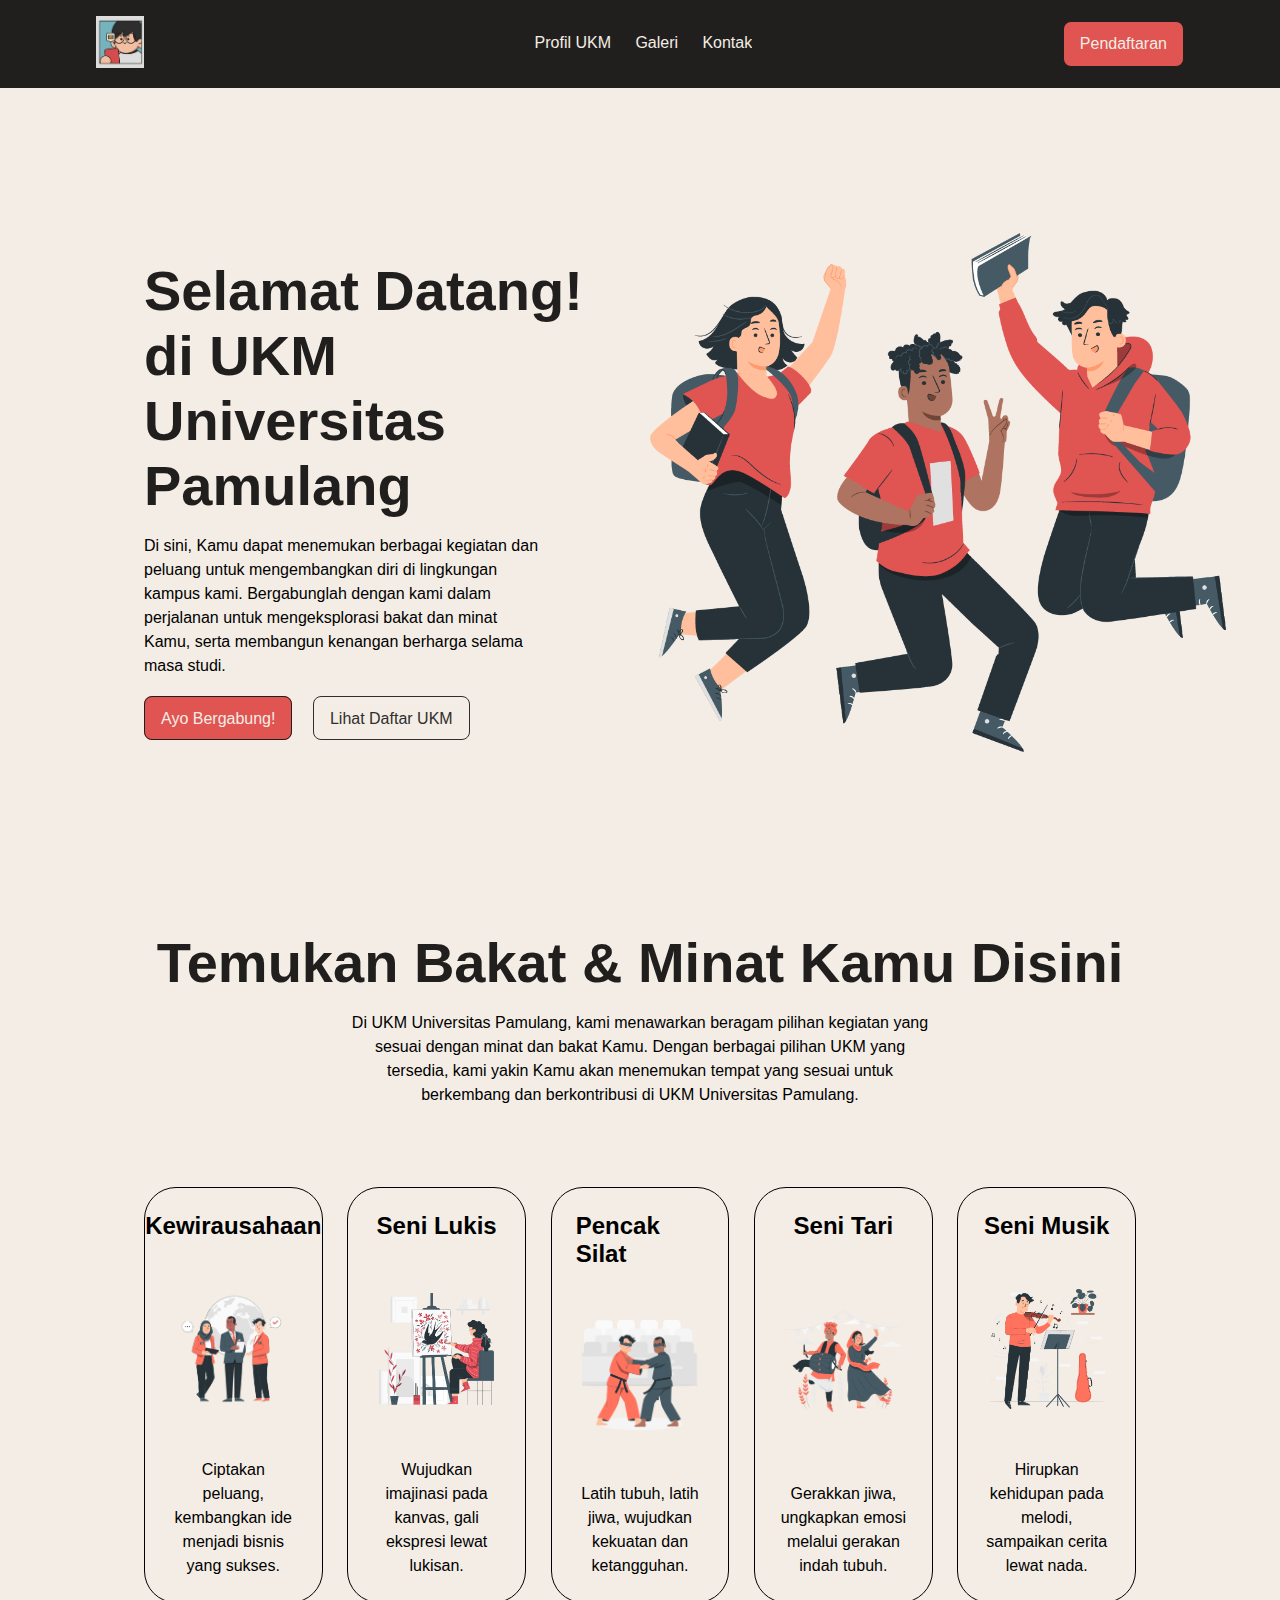
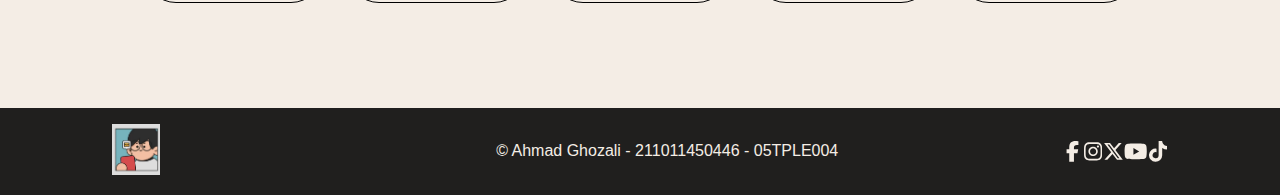
<file: index.html>
<!DOCTYPE html>
<html lang="en">
<head>
    <meta charset="UTF-8">
    <meta name="viewport" content="width=device-width, initial-scale=1.0">
    <link rel="stylesheet" href="style.css">
    <title>UTS - Ahmad Ghozali_211011450446_05TPLE004</title>
</head>
<body>
    <nav>
        <a href="index.html"><img src="images/icon.png" style="width: 3rem;" alt="logo"></a>
        <div class="menu">
            <a class="link text-white" href="profile.html">Profil UKM</a>
            <a class="link text-white" href="galeri.html">Galeri</a>
            <a class="link text-white" href="kontak.html">Kontak</a>
        </div>
        <a class="btn-primary" href="pendaftaran.html">Pendaftaran</a>
    </nav>
    <main>
        <section id="main">
            <div class="text">
                <h1>Selamat Datang! di UKM Universitas Pamulang</h1>
                <p>Di sini, Kamu dapat menemukan berbagai kegiatan dan peluang untuk mengembangkan diri di lingkungan kampus kami. Bergabunglah dengan kami dalam perjalanan untuk mengeksplorasi bakat dan minat Kamu, serta membangun kenangan berharga selama masa studi.</p>
                <div class="cta">
                    <a class="btn-primary" href="pendaftaran.html">Ayo Bergabung!</a>
                    <a class="btn-solid btn-dark" href="#ukm">Lihat Daftar UKM</a>
                </div>
            </div>
            <div class="banner">
                <img src="images/banner.png" alt="banner">
            </div>
        </section>
        <section id="ukm">
            <h1>Temukan Bakat & Minat Kamu Disini</h1>
            <p>
                Di UKM Universitas Pamulang, kami menawarkan beragam pilihan kegiatan yang sesuai dengan minat dan bakat Kamu. Dengan berbagai pilihan UKM yang tersedia, kami yakin Kamu akan menemukan tempat yang sesuai untuk berkembang dan berkontribusi di UKM Universitas Pamulang.
            </p>
            <div class="list-ukm">
                <div class="card">
                    <h2>Kewirausahaan</h2>
                    <img src="images/kewirausahaan.png" alt="Kewirausahaan">
                    <p>Ciptakan peluang, kembangkan ide menjadi bisnis yang sukses.</p>
                </div>
                <div class="card">
                    <h2>Seni Lukis</h2>
                    <img src="images/seni lukis.png" alt="Kewirausahaan">
                    <p>Wujudkan imajinasi pada kanvas, gali ekspresi lewat lukisan.</p>
                </div>
                <div class="card">
                    <h2>Pencak Silat</h2>
                    <img src="images/pencak silat.png" alt="Kewirausahaan">
                    <p>Latih tubuh, latih jiwa, wujudkan kekuatan dan ketangguhan.</p>
                </div>
                <div class="card">
                    <h2>Seni Tari</h2>
                    <img src="images/seni tari.png" alt="Kewirausahaan">
                    <p>Gerakkan jiwa, ungkapkan emosi melalui gerakan indah tubuh.</p>
                </div>
                <div class="card">
                    <h2>Seni Musik</h2>
                    <img src="images/seni musik.png" alt="Kewirausahaan">
                    <p>Hirupkan kehidupan pada melodi, sampaikan cerita lewat nada.</p>
                </div>
            </div>
        </section>
    </main>
    <footer> 
        <div>
            <a href="/"><img src="images/icon.png" alt="icon" style="width: 3rem;" class="logo"></a>
        </div>
        <div class="menu">
            <p>&copy; Ahmad Ghozali - 211011450446 - 05TPLE004</p>
        </div>
        <div class="sosmed">
            <a href="#"><svg xmlns="http://www.w3.org/2000/svg" viewBox="0 0 320 512"><path d="M80 299.3V512H196V299.3h86.5l18-97.8H196V166.9c0-51.7 20.3-71.5 72.7-71.5c16.3 0 29.4 .4 37 1.2V7.9C291.4 4 256.4 0 236.2 0C129.3 0 80 50.5 80 159.4v42.1H14v97.8H80z"/></svg></a>
            <a href="#"><svg xmlns="http://www.w3.org/2000/svg" viewBox="0 0 448 512"><path d="M224.1 141c-63.6 0-114.9 51.3-114.9 114.9s51.3 114.9 114.9 114.9S339 319.5 339 255.9 287.7 141 224.1 141zm0 189.6c-41.1 0-74.7-33.5-74.7-74.7s33.5-74.7 74.7-74.7 74.7 33.5 74.7 74.7-33.6 74.7-74.7 74.7zm146.4-194.3c0 14.9-12 26.8-26.8 26.8-14.9 0-26.8-12-26.8-26.8s12-26.8 26.8-26.8 26.8 12 26.8 26.8zm76.1 27.2c-1.7-35.9-9.9-67.7-36.2-93.9-26.2-26.2-58-34.4-93.9-36.2-37-2.1-147.9-2.1-184.9 0-35.8 1.7-67.6 9.9-93.9 36.1s-34.4 58-36.2 93.9c-2.1 37-2.1 147.9 0 184.9 1.7 35.9 9.9 67.7 36.2 93.9s58 34.4 93.9 36.2c37 2.1 147.9 2.1 184.9 0 35.9-1.7 67.7-9.9 93.9-36.2 26.2-26.2 34.4-58 36.2-93.9 2.1-37 2.1-147.8 0-184.8zM398.8 388c-7.8 19.6-22.9 34.7-42.6 42.6-29.5 11.7-99.5 9-132.1 9s-102.7 2.6-132.1-9c-19.6-7.8-34.7-22.9-42.6-42.6-11.7-29.5-9-99.5-9-132.1s-2.6-102.7 9-132.1c7.8-19.6 22.9-34.7 42.6-42.6 29.5-11.7 99.5-9 132.1-9s102.7-2.6 132.1 9c19.6 7.8 34.7 22.9 42.6 42.6 11.7 29.5 9 99.5 9 132.1s2.7 102.7-9 132.1z"/></svg></a>
            <a href="#"><svg xmlns="http://www.w3.org/2000/svg" viewBox="0 0 512 512"><path d="M389.2 48h70.6L305.6 224.2 487 464H345L233.7 318.6 106.5 464H35.8L200.7 275.5 26.8 48H172.4L272.9 180.9 389.2 48zM364.4 421.8h39.1L151.1 88h-42L364.4 421.8z"/></svg></a>
            <a href="#"><svg xmlns="http://www.w3.org/2000/svg" viewBox="0 0 576 512"><path d="M549.7 124.1c-6.3-23.7-24.8-42.3-48.3-48.6C458.8 64 288 64 288 64S117.2 64 74.6 75.5c-23.5 6.3-42 24.9-48.3 48.6-11.4 42.9-11.4 132.3-11.4 132.3s0 89.4 11.4 132.3c6.3 23.7 24.8 41.5 48.3 47.8C117.2 448 288 448 288 448s170.8 0 213.4-11.5c23.5-6.3 42-24.2 48.3-47.8 11.4-42.9 11.4-132.3 11.4-132.3s0-89.4-11.4-132.3zm-317.5 213.5V175.2l142.7 81.2-142.7 81.2z"/></svg></a>
            <a href="#"><svg xmlns="http://www.w3.org/2000/svg" viewBox="0 0 448 512"><path d="M448 209.9a210.1 210.1 0 0 1 -122.8-39.3V349.4A162.6 162.6 0 1 1 185 188.3V278.2a74.6 74.6 0 1 0 52.2 71.2V0l88 0a121.2 121.2 0 0 0 1.9 22.2h0A122.2 122.2 0 0 0 381 102.4a121.4 121.4 0 0 0 67 20.1z"/></svg></a>
        </div>
    </footer>
</body>
</html>
</file>
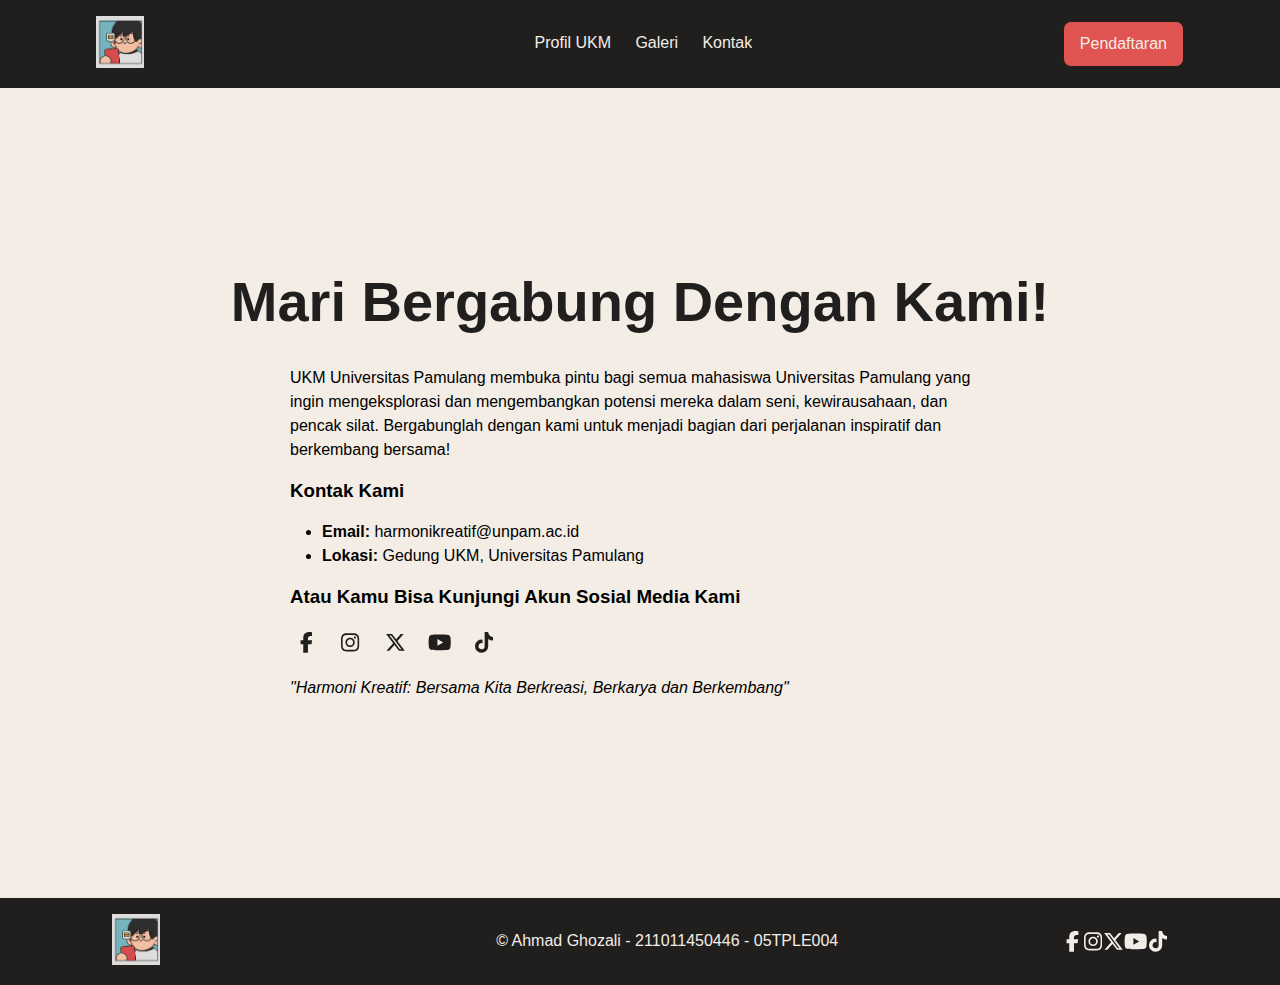
<file: kontak.html>
<!DOCTYPE html>
<html lang="en">
<head>
    <meta charset="UTF-8">
    <meta name="viewport" content="width=device-width, initial-scale=1.0">
    <title>UTS - Ahmad Ghozali_211011450446_05TPLE004</title>
    <link rel="stylesheet" href="style.css">
</head>
<body>
    <nav>
        <a href="index.html"><img src="images/icon.png" style="width: 3rem;" alt="logo"></a>
        <div class="menu">
            <a class="link text-white" href="profile.html">Profil UKM</a>
            <a class="link text-white" href="galeri.html">Galeri</a>
            <a class="link text-white" href="kontak.html">Kontak</a>
        </div>
        <a class="btn-primary" href="pendaftaran.html">Pendaftaran</a>
    </nav>
    <main>
        <section id="kontak">
            <h1>Mari Bergabung Dengan Kami!</h1>
            <div>
                <p>UKM Universitas Pamulang membuka pintu bagi semua mahasiswa Universitas Pamulang yang ingin mengeksplorasi dan mengembangkan potensi mereka dalam seni, kewirausahaan, dan pencak silat. Bergabunglah dengan kami untuk menjadi bagian dari perjalanan inspiratif dan berkembang bersama!</p>
                <br>
                <h3>Kontak Kami</h3>
                <br>
                <ul>
                    <li><p><b>Email:</b> harmonikreatif@unpam.ac.id</p></li>
                    <li><p><b>Lokasi:</b> Gedung UKM, Universitas Pamulang</p></li>
                </ul>
                <br>
                <h3>Atau Kamu Bisa Kunjungi Akun Sosial Media Kami</h3><br>
                <div class="sosmed">
                    <a href="#"><svg xmlns="http://www.w3.org/2000/svg" viewBox="0 0 320 512"><path d="M80 299.3V512H196V299.3h86.5l18-97.8H196V166.9c0-51.7 20.3-71.5 72.7-71.5c16.3 0 29.4 .4 37 1.2V7.9C291.4 4 256.4 0 236.2 0C129.3 0 80 50.5 80 159.4v42.1H14v97.8H80z"/></svg></a>
                    <a href="#"><svg xmlns="http://www.w3.org/2000/svg" viewBox="0 0 448 512"><path d="M224.1 141c-63.6 0-114.9 51.3-114.9 114.9s51.3 114.9 114.9 114.9S339 319.5 339 255.9 287.7 141 224.1 141zm0 189.6c-41.1 0-74.7-33.5-74.7-74.7s33.5-74.7 74.7-74.7 74.7 33.5 74.7 74.7-33.6 74.7-74.7 74.7zm146.4-194.3c0 14.9-12 26.8-26.8 26.8-14.9 0-26.8-12-26.8-26.8s12-26.8 26.8-26.8 26.8 12 26.8 26.8zm76.1 27.2c-1.7-35.9-9.9-67.7-36.2-93.9-26.2-26.2-58-34.4-93.9-36.2-37-2.1-147.9-2.1-184.9 0-35.8 1.7-67.6 9.9-93.9 36.1s-34.4 58-36.2 93.9c-2.1 37-2.1 147.9 0 184.9 1.7 35.9 9.9 67.7 36.2 93.9s58 34.4 93.9 36.2c37 2.1 147.9 2.1 184.9 0 35.9-1.7 67.7-9.9 93.9-36.2 26.2-26.2 34.4-58 36.2-93.9 2.1-37 2.1-147.8 0-184.8zM398.8 388c-7.8 19.6-22.9 34.7-42.6 42.6-29.5 11.7-99.5 9-132.1 9s-102.7 2.6-132.1-9c-19.6-7.8-34.7-22.9-42.6-42.6-11.7-29.5-9-99.5-9-132.1s-2.6-102.7 9-132.1c7.8-19.6 22.9-34.7 42.6-42.6 29.5-11.7 99.5-9 132.1-9s102.7-2.6 132.1 9c19.6 7.8 34.7 22.9 42.6 42.6 11.7 29.5 9 99.5 9 132.1s2.7 102.7-9 132.1z"/></svg></a>
                    <a href="#"><svg xmlns="http://www.w3.org/2000/svg" viewBox="0 0 512 512"><path d="M389.2 48h70.6L305.6 224.2 487 464H345L233.7 318.6 106.5 464H35.8L200.7 275.5 26.8 48H172.4L272.9 180.9 389.2 48zM364.4 421.8h39.1L151.1 88h-42L364.4 421.8z"/></svg></a>
                    <a href="#"><svg xmlns="http://www.w3.org/2000/svg" viewBox="0 0 576 512"><path d="M549.7 124.1c-6.3-23.7-24.8-42.3-48.3-48.6C458.8 64 288 64 288 64S117.2 64 74.6 75.5c-23.5 6.3-42 24.9-48.3 48.6-11.4 42.9-11.4 132.3-11.4 132.3s0 89.4 11.4 132.3c6.3 23.7 24.8 41.5 48.3 47.8C117.2 448 288 448 288 448s170.8 0 213.4-11.5c23.5-6.3 42-24.2 48.3-47.8 11.4-42.9 11.4-132.3 11.4-132.3s0-89.4-11.4-132.3zm-317.5 213.5V175.2l142.7 81.2-142.7 81.2z"/></svg></a>
                    <a href="#"><svg xmlns="http://www.w3.org/2000/svg" viewBox="0 0 448 512"><path d="M448 209.9a210.1 210.1 0 0 1 -122.8-39.3V349.4A162.6 162.6 0 1 1 185 188.3V278.2a74.6 74.6 0 1 0 52.2 71.2V0l88 0a121.2 121.2 0 0 0 1.9 22.2h0A122.2 122.2 0 0 0 381 102.4a121.4 121.4 0 0 0 67 20.1z"/></svg></a>
                </div><br>
                <p><i>"Harmoni Kreatif: Bersama Kita Berkreasi, Berkarya dan Berkembang"</i></p>
            </div>
        </section>
    </main>
    <footer>
        <div>
            <img src="images/icon.png" alt="icon" style="width: 3rem;" class="logo">
        </div>
        <div>
            <p>&copy; Ahmad Ghozali - 211011450446 - 05TPLE004</p>
        </div>
        <div class="sosmed">
            <a href="#"><svg xmlns="http://www.w3.org/2000/svg" viewBox="0 0 320 512"><path d="M80 299.3V512H196V299.3h86.5l18-97.8H196V166.9c0-51.7 20.3-71.5 72.7-71.5c16.3 0 29.4 .4 37 1.2V7.9C291.4 4 256.4 0 236.2 0C129.3 0 80 50.5 80 159.4v42.1H14v97.8H80z"/></svg></a>
            <a href="#"><svg xmlns="http://www.w3.org/2000/svg" viewBox="0 0 448 512"><path d="M224.1 141c-63.6 0-114.9 51.3-114.9 114.9s51.3 114.9 114.9 114.9S339 319.5 339 255.9 287.7 141 224.1 141zm0 189.6c-41.1 0-74.7-33.5-74.7-74.7s33.5-74.7 74.7-74.7 74.7 33.5 74.7 74.7-33.6 74.7-74.7 74.7zm146.4-194.3c0 14.9-12 26.8-26.8 26.8-14.9 0-26.8-12-26.8-26.8s12-26.8 26.8-26.8 26.8 12 26.8 26.8zm76.1 27.2c-1.7-35.9-9.9-67.7-36.2-93.9-26.2-26.2-58-34.4-93.9-36.2-37-2.1-147.9-2.1-184.9 0-35.8 1.7-67.6 9.9-93.9 36.1s-34.4 58-36.2 93.9c-2.1 37-2.1 147.9 0 184.9 1.7 35.9 9.9 67.7 36.2 93.9s58 34.4 93.9 36.2c37 2.1 147.9 2.1 184.9 0 35.9-1.7 67.7-9.9 93.9-36.2 26.2-26.2 34.4-58 36.2-93.9 2.1-37 2.1-147.8 0-184.8zM398.8 388c-7.8 19.6-22.9 34.7-42.6 42.6-29.5 11.7-99.5 9-132.1 9s-102.7 2.6-132.1-9c-19.6-7.8-34.7-22.9-42.6-42.6-11.7-29.5-9-99.5-9-132.1s-2.6-102.7 9-132.1c7.8-19.6 22.9-34.7 42.6-42.6 29.5-11.7 99.5-9 132.1-9s102.7-2.6 132.1 9c19.6 7.8 34.7 22.9 42.6 42.6 11.7 29.5 9 99.5 9 132.1s2.7 102.7-9 132.1z"/></svg></a>
            <a href="#"><svg xmlns="http://www.w3.org/2000/svg" viewBox="0 0 512 512"><path d="M389.2 48h70.6L305.6 224.2 487 464H345L233.7 318.6 106.5 464H35.8L200.7 275.5 26.8 48H172.4L272.9 180.9 389.2 48zM364.4 421.8h39.1L151.1 88h-42L364.4 421.8z"/></svg></a>
            <a href="#"><svg xmlns="http://www.w3.org/2000/svg" viewBox="0 0 576 512"><path d="M549.7 124.1c-6.3-23.7-24.8-42.3-48.3-48.6C458.8 64 288 64 288 64S117.2 64 74.6 75.5c-23.5 6.3-42 24.9-48.3 48.6-11.4 42.9-11.4 132.3-11.4 132.3s0 89.4 11.4 132.3c6.3 23.7 24.8 41.5 48.3 47.8C117.2 448 288 448 288 448s170.8 0 213.4-11.5c23.5-6.3 42-24.2 48.3-47.8 11.4-42.9 11.4-132.3 11.4-132.3s0-89.4-11.4-132.3zm-317.5 213.5V175.2l142.7 81.2-142.7 81.2z"/></svg></a>
            <a href="#"><svg xmlns="http://www.w3.org/2000/svg" viewBox="0 0 448 512"><path d="M448 209.9a210.1 210.1 0 0 1 -122.8-39.3V349.4A162.6 162.6 0 1 1 185 188.3V278.2a74.6 74.6 0 1 0 52.2 71.2V0l88 0a121.2 121.2 0 0 0 1.9 22.2h0A122.2 122.2 0 0 0 381 102.4a121.4 121.4 0 0 0 67 20.1z"/></svg></a>
        </div>
    </footer>
</body>
</html>
</file>
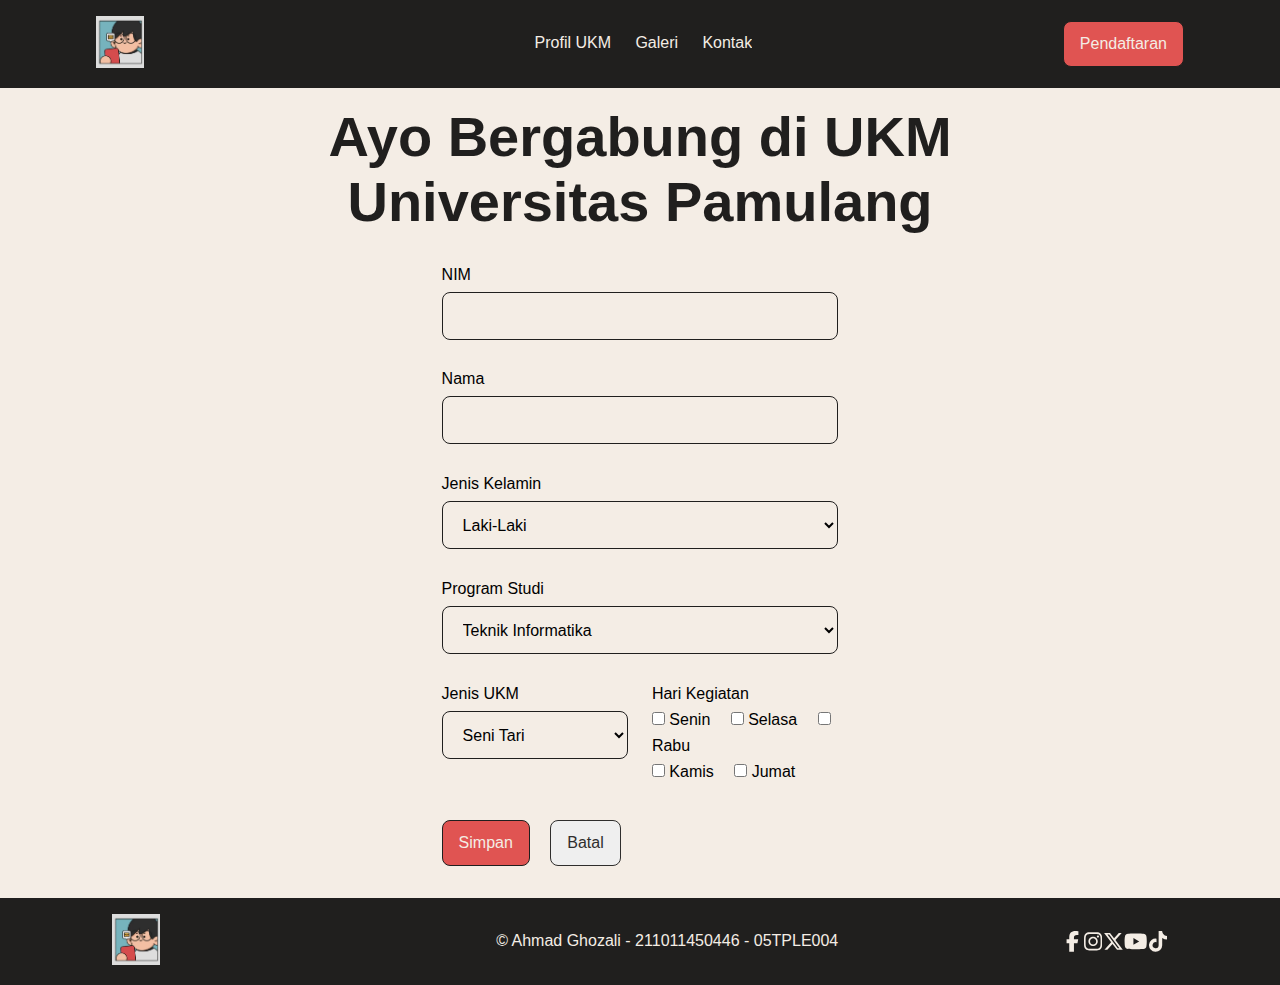
<file: pendaftaran.html>
<!DOCTYPE html>
<html lang="en">
<head>
    <meta charset="UTF-8">
    <meta name="viewport" content="width=device-width, initial-scale=1.0">
    <title>UTS - Ahmad Ghozali_211011450446_05TPLE004</title>
    <link rel="stylesheet" href="style.css">
</head>
<body>
    <nav>
        <a href="index.html"><img src="images/icon.png" style="width: 3rem;" alt="logo"></a>
        <div class="menu">
            <a class="link text-white" href="profile.html">Profil UKM</a>
            <a class="link text-white" href="galeri.html">Galeri</a>
            <a class="link text-white" href="kontak.html">Kontak</a>
        </div>
        <a class="btn-primary" href="pendaftaran.html">Pendaftaran</a>
    </nav>
    <main>
        <section id="form">
            <h1>Ayo Bergabung di UKM<br>Universitas Pamulang</h1>
            <form action="/" method="get">
                <div>
                    <label for="nim">NIM</label><br>
                    <input id="nim" name="nama" type="text">
                </div>
                <div>
                    <label for="nama">Nama</label><br>
                    <input id="nama" name="nama" type="text">
                </div>
                <div>
                    <label for="jk">Jenis Kelamin</label><br>
                    <select name="jk" id="jk">
                        <option value="Laki-Laki">Laki-Laki</option>
                        <option value="Perempuan">Perempuan</option>
                    </select>
                </div>
                <div>
                    <label for="programstudi">Program Studi</label><br>
                    <select name="programstudi" id="programstudi">
                        <option value="Teknik Informatika">Teknik Informatika</option>
                        <option value="Akuntansi">Akuntansi</option>
                        <option value="Sistem Informasi">Sistem Informasi</option>
                        <option value="Bahasa Inggris">Akutansi</option>
                        <option value="Ekonomi">Ekonomi</option>
                    </select>
                </div>
                <div class="flex">
                    <div>
                        <label for="jenisukm">Jenis UKM</label><br>
                        <select name="jenisukm" id="jenisukm">
                            <option value="Seni Tari">Seni Tari</option>
                            <option value="Seni Lukis">Seni Lukis</option>
                            <option value="Seni Musik">Seni Musik</option>
                            <option value="Kewirausahaan">Kewirausahaan</option>
                            <option value="Pencak Silat">Pencak Silat</option>
                        </select>
                    </div>
                    <div>
                        <label>Hari Kegiatan</label><br>
                        <input type="checkbox" name="Senin" id="Senin">
                        <label for="Senin">Senin</label>
                        <input type="checkbox" name="Selasa" id="Selasa">
                        <label for="Selasa">Selasa</label>
                        <input type="checkbox" name="Rabu" id="Rabu">
                        <label for="Rabu">Rabu</label><br>
                        <input type="checkbox" name="Kamis" id="Kamis">
                        <label for="Kamis">Kamis</label>
                        <input type="checkbox" name="Jumat" id="Jumat">
                        <label for="Jumat">Jumat</label>
                    </div>
                </div>
                <div>
                    <button type="submit" class="btn-primary">Simpan</button>
                    <button type="reset" class="btn-solid btn-dark">Batal</button>
                </div>
            </form>
        </section>
    </main>
    <footer>
        <div>
            <img src="images/icon.png" alt="icon" style="width: 3rem;" class="logo">
        </div>
        <div>
            <p>&copy; Ahmad Ghozali - 211011450446 - 05TPLE004</p>
        </div>
        <div class="sosmed">
            <a href="#"><svg xmlns="http://www.w3.org/2000/svg" viewBox="0 0 320 512"><path d="M80 299.3V512H196V299.3h86.5l18-97.8H196V166.9c0-51.7 20.3-71.5 72.7-71.5c16.3 0 29.4 .4 37 1.2V7.9C291.4 4 256.4 0 236.2 0C129.3 0 80 50.5 80 159.4v42.1H14v97.8H80z"/></svg></a>
            <a href="#"><svg xmlns="http://www.w3.org/2000/svg" viewBox="0 0 448 512"><path d="M224.1 141c-63.6 0-114.9 51.3-114.9 114.9s51.3 114.9 114.9 114.9S339 319.5 339 255.9 287.7 141 224.1 141zm0 189.6c-41.1 0-74.7-33.5-74.7-74.7s33.5-74.7 74.7-74.7 74.7 33.5 74.7 74.7-33.6 74.7-74.7 74.7zm146.4-194.3c0 14.9-12 26.8-26.8 26.8-14.9 0-26.8-12-26.8-26.8s12-26.8 26.8-26.8 26.8 12 26.8 26.8zm76.1 27.2c-1.7-35.9-9.9-67.7-36.2-93.9-26.2-26.2-58-34.4-93.9-36.2-37-2.1-147.9-2.1-184.9 0-35.8 1.7-67.6 9.9-93.9 36.1s-34.4 58-36.2 93.9c-2.1 37-2.1 147.9 0 184.9 1.7 35.9 9.9 67.7 36.2 93.9s58 34.4 93.9 36.2c37 2.1 147.9 2.1 184.9 0 35.9-1.7 67.7-9.9 93.9-36.2 26.2-26.2 34.4-58 36.2-93.9 2.1-37 2.1-147.8 0-184.8zM398.8 388c-7.8 19.6-22.9 34.7-42.6 42.6-29.5 11.7-99.5 9-132.1 9s-102.7 2.6-132.1-9c-19.6-7.8-34.7-22.9-42.6-42.6-11.7-29.5-9-99.5-9-132.1s-2.6-102.7 9-132.1c7.8-19.6 22.9-34.7 42.6-42.6 29.5-11.7 99.5-9 132.1-9s102.7-2.6 132.1 9c19.6 7.8 34.7 22.9 42.6 42.6 11.7 29.5 9 99.5 9 132.1s2.7 102.7-9 132.1z"/></svg></a>
            <a href="#"><svg xmlns="http://www.w3.org/2000/svg" viewBox="0 0 512 512"><path d="M389.2 48h70.6L305.6 224.2 487 464H345L233.7 318.6 106.5 464H35.8L200.7 275.5 26.8 48H172.4L272.9 180.9 389.2 48zM364.4 421.8h39.1L151.1 88h-42L364.4 421.8z"/></svg></a>
            <a href="#"><svg xmlns="http://www.w3.org/2000/svg" viewBox="0 0 576 512"><path d="M549.7 124.1c-6.3-23.7-24.8-42.3-48.3-48.6C458.8 64 288 64 288 64S117.2 64 74.6 75.5c-23.5 6.3-42 24.9-48.3 48.6-11.4 42.9-11.4 132.3-11.4 132.3s0 89.4 11.4 132.3c6.3 23.7 24.8 41.5 48.3 47.8C117.2 448 288 448 288 448s170.8 0 213.4-11.5c23.5-6.3 42-24.2 48.3-47.8 11.4-42.9 11.4-132.3 11.4-132.3s0-89.4-11.4-132.3zm-317.5 213.5V175.2l142.7 81.2-142.7 81.2z"/></svg></a>
            <a href="#"><svg xmlns="http://www.w3.org/2000/svg" viewBox="0 0 448 512"><path d="M448 209.9a210.1 210.1 0 0 1 -122.8-39.3V349.4A162.6 162.6 0 1 1 185 188.3V278.2a74.6 74.6 0 1 0 52.2 71.2V0l88 0a121.2 121.2 0 0 0 1.9 22.2h0A122.2 122.2 0 0 0 381 102.4a121.4 121.4 0 0 0 67 20.1z"/></svg></a>
        </div>
    </footer>
</body>
</html>
</file>
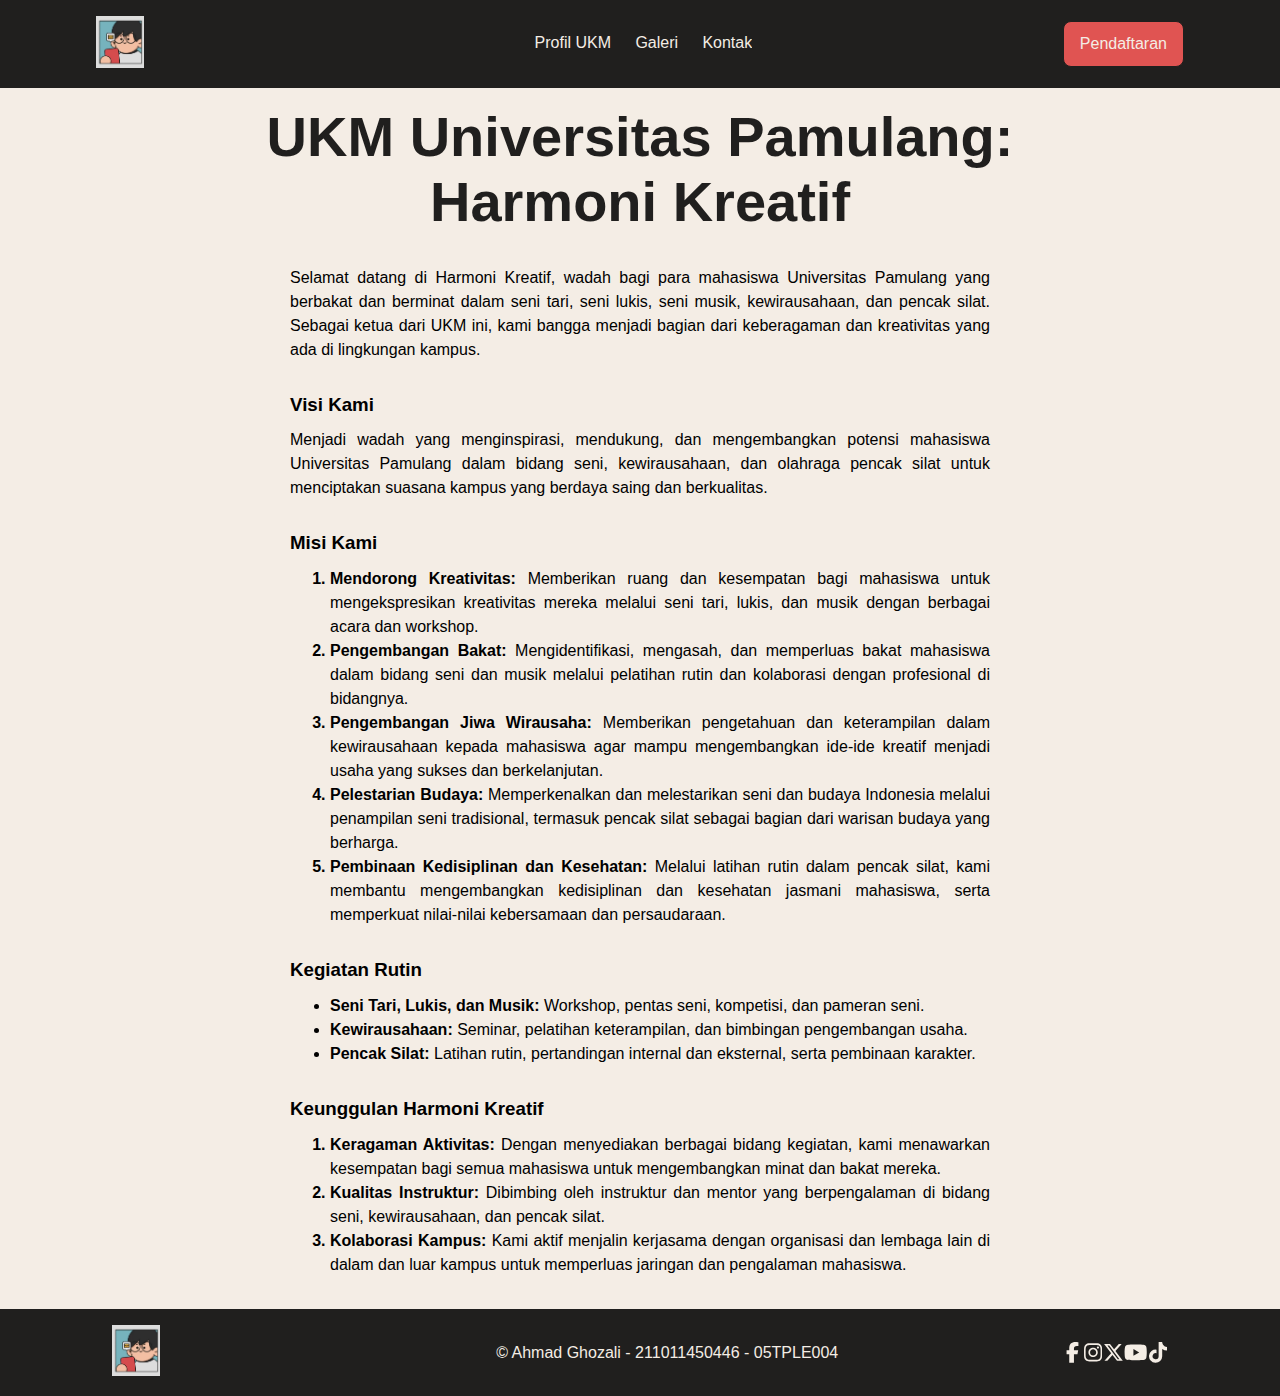
<file: profile.html>
<!DOCTYPE html>
<html lang="en">
<head>
    <meta charset="UTF-8">
    <meta name="viewport" content="width=device-width, initial-scale=1.0">
    <title>UTS - Ahmad Ghozali_211011450446_05TPLE004</title>
    <link rel="stylesheet" href="style.css">
</head>
<body>
    <nav>
        <a href="index.html"><img src="images/icon.png" style="width: 3rem;" alt="logo"></a>
        <div class="menu">
            <a class="link text-white" href="profile.html">Profil UKM</a>
            <a class="link text-white" href="galeri.html">Galeri</a>
            <a class="link text-white" href="kontak.html">Kontak</a>
        </div>
        <a class="btn-primary" href="pendaftaran.html">Pendaftaran</a>
    </nav>
    <main>
        <section id="profile">
            <h1>UKM Universitas Pamulang:<br>Harmoni Kreatif</h1>
            <div>
                <p>Selamat datang di Harmoni Kreatif, wadah bagi para mahasiswa Universitas Pamulang yang berbakat dan berminat dalam seni tari, seni lukis, seni musik, kewirausahaan, dan pencak silat. Sebagai ketua dari UKM ini, kami bangga menjadi bagian dari keberagaman dan kreativitas yang ada di lingkungan kampus.</p>
                <h3>Visi Kami</h3>
                <p>Menjadi wadah yang menginspirasi, mendukung, dan mengembangkan potensi mahasiswa Universitas Pamulang dalam bidang seni, kewirausahaan, dan olahraga pencak silat untuk menciptakan suasana kampus yang berdaya saing dan berkualitas.</p>
                <h3>Misi Kami</h3>
                <ol>
                    <li><p><b>Mendorong Kreativitas:</b> Memberikan ruang dan kesempatan bagi mahasiswa untuk mengekspresikan kreativitas mereka melalui seni tari, lukis, dan musik dengan berbagai acara dan workshop.</p></li>
                    <li><p><b>Pengembangan Bakat:</b> Mengidentifikasi, mengasah, dan memperluas bakat mahasiswa dalam bidang seni dan musik melalui pelatihan rutin dan kolaborasi dengan profesional di bidangnya.</p></li>
                    <li><p><b>Pengembangan Jiwa Wirausaha:</b> Memberikan pengetahuan dan keterampilan dalam kewirausahaan kepada mahasiswa agar mampu mengembangkan ide-ide kreatif menjadi usaha yang sukses dan berkelanjutan.</p></li>
                    <li><p><b>Pelestarian Budaya:</b> Memperkenalkan dan melestarikan seni dan budaya Indonesia melalui penampilan seni tradisional, termasuk pencak silat sebagai bagian dari warisan budaya yang berharga.</p></li>
                    <li><p><b>Pembinaan Kedisiplinan dan Kesehatan:</b> Melalui latihan rutin dalam pencak silat, kami membantu mengembangkan kedisiplinan dan kesehatan jasmani mahasiswa, serta memperkuat nilai-nilai kebersamaan dan persaudaraan.</p></li>
                </ol>
                <h3>Kegiatan Rutin</h3>
                <ul>
                    <li><p>
                        <b>Seni Tari, Lukis, dan Musik:</b> Workshop, pentas seni, kompetisi, dan pameran seni.
                    </p></li>
                    <li><p>
                        <b>Kewirausahaan:</b> Seminar, pelatihan keterampilan, dan bimbingan pengembangan usaha.
                    </p></li>
                    <li><p>
                        <b>Pencak Silat:</b> Latihan rutin, pertandingan internal dan eksternal, serta pembinaan karakter.
                    </p></li>
                </ul>
                <h3>Keunggulan Harmoni Kreatif</h3>
                <ol>
                    <li><p><b>Keragaman Aktivitas:</b> Dengan menyediakan berbagai bidang kegiatan, kami menawarkan kesempatan bagi semua mahasiswa untuk mengembangkan minat dan bakat mereka.</p></li>
                    <li><p><b>Kualitas Instruktur:</b> Dibimbing oleh instruktur dan mentor yang berpengalaman di bidang seni, kewirausahaan, dan pencak silat.</p></li>
                    <li><p><b>Kolaborasi Kampus:</b> Kami aktif menjalin kerjasama dengan organisasi dan lembaga lain di dalam dan luar kampus untuk memperluas jaringan dan pengalaman mahasiswa.</p></li>
                </ol>
            </div>
        </section>
    </main>
    <footer>
        <div>
            <img src="/images/icon.png" alt="icon" style="width: 3rem;" class="logo">
        </div>
        <div>
            <p>&copy; Ahmad Ghozali - 211011450446 - 05TPLE004</p>
        </div>
        <div class="sosmed">
            <a href="#"><svg xmlns="http://www.w3.org/2000/svg" viewBox="0 0 320 512"><path d="M80 299.3V512H196V299.3h86.5l18-97.8H196V166.9c0-51.7 20.3-71.5 72.7-71.5c16.3 0 29.4 .4 37 1.2V7.9C291.4 4 256.4 0 236.2 0C129.3 0 80 50.5 80 159.4v42.1H14v97.8H80z"/></svg></a>
            <a href="#"><svg xmlns="http://www.w3.org/2000/svg" viewBox="0 0 448 512"><path d="M224.1 141c-63.6 0-114.9 51.3-114.9 114.9s51.3 114.9 114.9 114.9S339 319.5 339 255.9 287.7 141 224.1 141zm0 189.6c-41.1 0-74.7-33.5-74.7-74.7s33.5-74.7 74.7-74.7 74.7 33.5 74.7 74.7-33.6 74.7-74.7 74.7zm146.4-194.3c0 14.9-12 26.8-26.8 26.8-14.9 0-26.8-12-26.8-26.8s12-26.8 26.8-26.8 26.8 12 26.8 26.8zm76.1 27.2c-1.7-35.9-9.9-67.7-36.2-93.9-26.2-26.2-58-34.4-93.9-36.2-37-2.1-147.9-2.1-184.9 0-35.8 1.7-67.6 9.9-93.9 36.1s-34.4 58-36.2 93.9c-2.1 37-2.1 147.9 0 184.9 1.7 35.9 9.9 67.7 36.2 93.9s58 34.4 93.9 36.2c37 2.1 147.9 2.1 184.9 0 35.9-1.7 67.7-9.9 93.9-36.2 26.2-26.2 34.4-58 36.2-93.9 2.1-37 2.1-147.8 0-184.8zM398.8 388c-7.8 19.6-22.9 34.7-42.6 42.6-29.5 11.7-99.5 9-132.1 9s-102.7 2.6-132.1-9c-19.6-7.8-34.7-22.9-42.6-42.6-11.7-29.5-9-99.5-9-132.1s-2.6-102.7 9-132.1c7.8-19.6 22.9-34.7 42.6-42.6 29.5-11.7 99.5-9 132.1-9s102.7-2.6 132.1 9c19.6 7.8 34.7 22.9 42.6 42.6 11.7 29.5 9 99.5 9 132.1s2.7 102.7-9 132.1z"/></svg></a>
            <a href="#"><svg xmlns="http://www.w3.org/2000/svg" viewBox="0 0 512 512"><path d="M389.2 48h70.6L305.6 224.2 487 464H345L233.7 318.6 106.5 464H35.8L200.7 275.5 26.8 48H172.4L272.9 180.9 389.2 48zM364.4 421.8h39.1L151.1 88h-42L364.4 421.8z"/></svg></a>
            <a href="#"><svg xmlns="http://www.w3.org/2000/svg" viewBox="0 0 576 512"><path d="M549.7 124.1c-6.3-23.7-24.8-42.3-48.3-48.6C458.8 64 288 64 288 64S117.2 64 74.6 75.5c-23.5 6.3-42 24.9-48.3 48.6-11.4 42.9-11.4 132.3-11.4 132.3s0 89.4 11.4 132.3c6.3 23.7 24.8 41.5 48.3 47.8C117.2 448 288 448 288 448s170.8 0 213.4-11.5c23.5-6.3 42-24.2 48.3-47.8 11.4-42.9 11.4-132.3 11.4-132.3s0-89.4-11.4-132.3zm-317.5 213.5V175.2l142.7 81.2-142.7 81.2z"/></svg></a>
            <a href="#"><svg xmlns="http://www.w3.org/2000/svg" viewBox="0 0 448 512"><path d="M448 209.9a210.1 210.1 0 0 1 -122.8-39.3V349.4A162.6 162.6 0 1 1 185 188.3V278.2a74.6 74.6 0 1 0 52.2 71.2V0l88 0a121.2 121.2 0 0 0 1.9 22.2h0A122.2 122.2 0 0 0 381 102.4a121.4 121.4 0 0 0 67 20.1z"/></svg></a>
        </div>
    </footer>
</body>
</html>
</file>
<file: style.css>
* {
    margin: 0;
    padding: 0;
    box-sizing: border-box;
    font-family: 'Century Gothic', sans-serif;

    --primary-color: #201f1e;
    --secondary-color: #f4ede5;
    --accent-color: #E05452;
    --darker-accent-color: #c23d3b;
    scroll-behavior: smooth;
}

body {
    position: relative;
    background-color: var(--secondary-color);
}

button {
    font-size: 1rem;
}

p {
    line-height: 1.5rem;
    font-kerning: auto;
}

.text-white {
    color: var(--secondary-color) !important;
}

.text-black {
    color: var(--primary-color) !important;
}

.link {
    text-decoration: none;
    overflow: hidden;
}

.link::after {
    display: block;
    content:  "";
    border-bottom: 1px var(--secondary-color) solid;
    position: relative;
    left: -90px;
    transition: left .3s ease-in-out;
    -webkit-transition: left .3s ease-in-out;
    -moz-transition: left .3s ease-in-out;
    -ms-transition: left .3s ease-in-out;
    -o-transition: left .3s ease-in-out;
}

.link:hover::after {
    left: 0;
}

.btn-dark {
    --secondary-color: #2F2E2D !important;
    --primary-color: #f4ede5 !important;
}

.btn-solid {
    text-decoration: none;
    font-weight: 500;
    color: var(--secondary-color);
    padding: .8rem 1rem;
    border: solid var(--secondary-color) 1px;
    border-radius: .5rem;
    -webkit-border-radius: .5rem;
    -moz-border-radius: .5rem;
    -ms-border-radius: .5rem;
    -o-border-radius: .5rem;
    transition: all .2s ease-in-out;
    -webkit-transition: all .2s ease-in-out;
    -moz-transition: all .2s ease-in-out;
    -ms-transition: all .2s ease-in-out;
    -o-transition: all .2s ease-in-out;
}

.btn-solid:hover {
    background-color: var(--secondary-color);
    color: var(--primary-color);
}

.btn-primary {
    text-decoration: none;
    font-weight: 500;
    color: var(--secondary-color);
    background-color: var(--accent-color);
    padding: .8rem 1rem;
    border: solid var(--primary-color) 1px;
    border-radius: .5rem;
    -webkit-border-radius: .5rem;
    -moz-border-radius: .5rem;
    -ms-border-radius: .5rem;
    -o-border-radius: .5rem;
    transition: all .2s ease-in-out;
    -webkit-transition: all .2s ease-in-out;
    -moz-transition: all .2s ease-in-out;
    -ms-transition: all .2s ease-in-out;
    -o-transition: all .2s ease-in-out;
}

.btn-primary:hover {
    background-color: var(--darker-accent-color);
}

nav {
    position: sticky;
    top: 0;
    width: 100%;
    height: max-content;
    background-color: var(--primary-color);
    display: flex;
    justify-content: space-between;
    align-items: center;
    padding: 1rem 6rem;
    z-index: 100;
}

.menu {
    display: flex;
    width: 20%;
    justify-content: space-between;
    margin-right: -5rem;
}

main {
    padding: 0 9rem;
    width: 100%;
    position: relative;
}

#main {
    display: flex;
    position: relative;
    width: 100%;
    height: 90vh;
    min-height: 750px;
    justify-content: space-between;
    align-items: center;
}

.text {
    position: relative;
    display: flex;
    flex-direction: column;
    width: 50%;
}

h1{
    color: var(--primary-color);
    font-size: 3.5rem;
    margin-bottom: 1rem;
}

.text p {
    width: 80%;
    margin-bottom: 2rem;
}

.banner {
    display: flex;
    justify-content: center;
    align-items: center;
    position: relative;
    width: 40%;
}

.banner img {
    width: 36rem;
}

.cta a:last-child {
    margin-left: 1rem;
}

#ukm {
    position: relative;
    width: 100%;
    height: 90vh;
    max-height: 1200px;
    min-height: 750px;
    display: flex;
    flex-direction: column;
    align-items: center;
    justify-content: center;
}

#ukm h1 {
    margin-top: 2rem;
}

#ukm p{
    width: 60%;
    text-align: center;
}

.list-ukm {
    position: relative;
    display: flex;
    flex-direction: row;
    flex-wrap: wrap;
    width: 100%;
    height: 100%;
    justify-content: space-between;
    margin-top: 5rem;
}

.list-ukm img {
    width: 90%;
}

.list-ukm p {
    width: 100% !important;
}

.list-ukm .card {
    padding: 1.5rem;
    position: relative;
    border: 1px black solid;
    width: 18%;
    height: 80%;
    display: flex;
    flex-direction: column;
    align-items: center;
    justify-content: space-between;
    border-radius: 2rem;
    -webkit-border-radius: 2rem;
    -moz-border-radius: 2rem;
    -ms-border-radius: 2rem;
    -o-border-radius: 2rem;
    transition: all .3s ease-in-out;
    -webkit-transition: all .3s ease-in-out;
    -moz-transition: all .3s ease-in-out;
    -ms-transition: all .3s ease-in-out;
    -o-transition: all .3s ease-in-out;
}

.list-ukm .card:hover {
    background-color: var(--accent-color);
    color: white;
}

footer {
    background-color: var(--primary-color);
    width: 100%;
    height: max-content;
    padding: 1rem 7rem;
    display: flex;
    justify-content: space-between;
    align-items: center;
    color: var(--secondary-color);
}

footer div:nth-of-type(2) {
    width: max-content;
    margin-right: -7rem;
}

svg {
    height: 1.3rem;
    fill: var(--secondary-color);
}

.sosmed {
    display: flex;
    width: 10%;
    justify-content: space-between;
}

.sosmed a {
    display: flex;
    width: 2rem;
    height: 2rem;
}

.sosmed a svg {
    margin: auto;
}

.sosmed a:hover>svg {
    fill: var(--accent-color);
}

#profile {
    display: flex;
    position: relative;
    width: 100%;
    height: max-content;
    padding-bottom: 2rem;
    padding-top: 1rem;
    flex-direction: column;
    align-items: center;
    text-align: justify;
}

#profile ol, #profile ul {
    margin-left: 2.5rem;
    padding-left: 0;
}

#profile h1 {
    text-align: center;
    margin-bottom: 2rem;
}

#profile div {
    width: 55%;
    min-width: 700px;
    margin: auto auto;
}

#profile h3 {
    margin-top: 2rem;
    margin-bottom: .8rem;
}

#profile ol {
    font-weight: bold;
}

#profile li p {
    font-weight: normal;
}

#form {
    position: relative;
    display: flex;
    flex-direction: column;
    width: 100%;
    height: 90vh;
    min-height: 750px;
    padding-top: 1rem;
    padding-bottom: 2rem;
    align-items: center;
}

#form h1 {
    text-align: center;
    margin-bottom: 2rem;
}

#form form{
    position: relative;
    width: 40%;
    height: 100%;
    display: flex;
    flex-direction: column;
    justify-content: space-between;
}

#form div input[type="text"] {
    background-color: var(--secondary-color);
    width: 100%;
    height: 3rem;
    padding: 0 1rem;
    border: 1px var(--primary-color) solid;
    border-radius: .5rem;
    -webkit-border-radius: .5rem;
    -moz-border-radius: .5rem;
    -ms-border-radius: .5rem;
    -o-border-radius: .5rem;
    font-size: 1rem;
}

.flex {
    display: flex;
    flex-direction: row;
    width: 100%;
    justify-content: space-between;
}

.flex div {
    width: 47%;
}

label {
    position: relative;
    display: inline-block;
    margin-bottom: .5rem;
    margin-right: 1rem;
    font-size: 1rem;
}

button[type="submit"] {
    margin-right: 1rem;
}

select {
    font-size: 1rem;
    width: 100%;
    height: 3rem;
    background-color: var(--secondary-color);
    border: 1px var(--primary-color) solid;
    border-radius: .5rem;
    -webkit-border-radius: .5rem;
    -moz-border-radius: .5rem;
    -ms-border-radius: .5rem;
    -o-border-radius: .5rem;
    padding: 0 1rem;
}

#kontak {
    width: 100%;
    height: 90vh;
    min-height: 700px;
    padding-top: 1rem;
    padding-bottom: 2rem;
    display: flex;
    flex-direction: column;
    align-items: center;
    justify-content: center;
}

#kontak h1 {
    margin-bottom: 2rem;
}

#kontak div {
    width: 55%;
    min-width: 700px;
}

#kontak div.sosmed {
    width: 30%;
    min-width: unset;
}

#kontak .sosmed a svg {
    fill: var(--primary-color);
}

#kontak .sosmed a:hover>svg {
    fill: var(--accent-color);
}

#kontak div ul {
    padding-left: 2rem;
}

#galeri {
    width: 100%;
    height: max-content;
    min-height: 700px;
    padding-top: 1rem;
    padding-bottom: 2rem;
    display: flex;
    flex-direction: column;
    align-items: center;
}

#galeri h1 {
    margin-bottom: 2rem;
    text-align: center;
}

#galeri p {
    text-align: justify;
}

#galeri div {
    position: relative;
    width: 55%;
}

#galeri .galeri {
    position: relative;
    width: 100%;
    display: flex;
    flex-wrap: wrap;
}

#galeri div img{
    width: 50%;
}

#galeri div iframe {
    width: 50%;
    height: 100vh;
    max-height: 296px;
}
</file>
